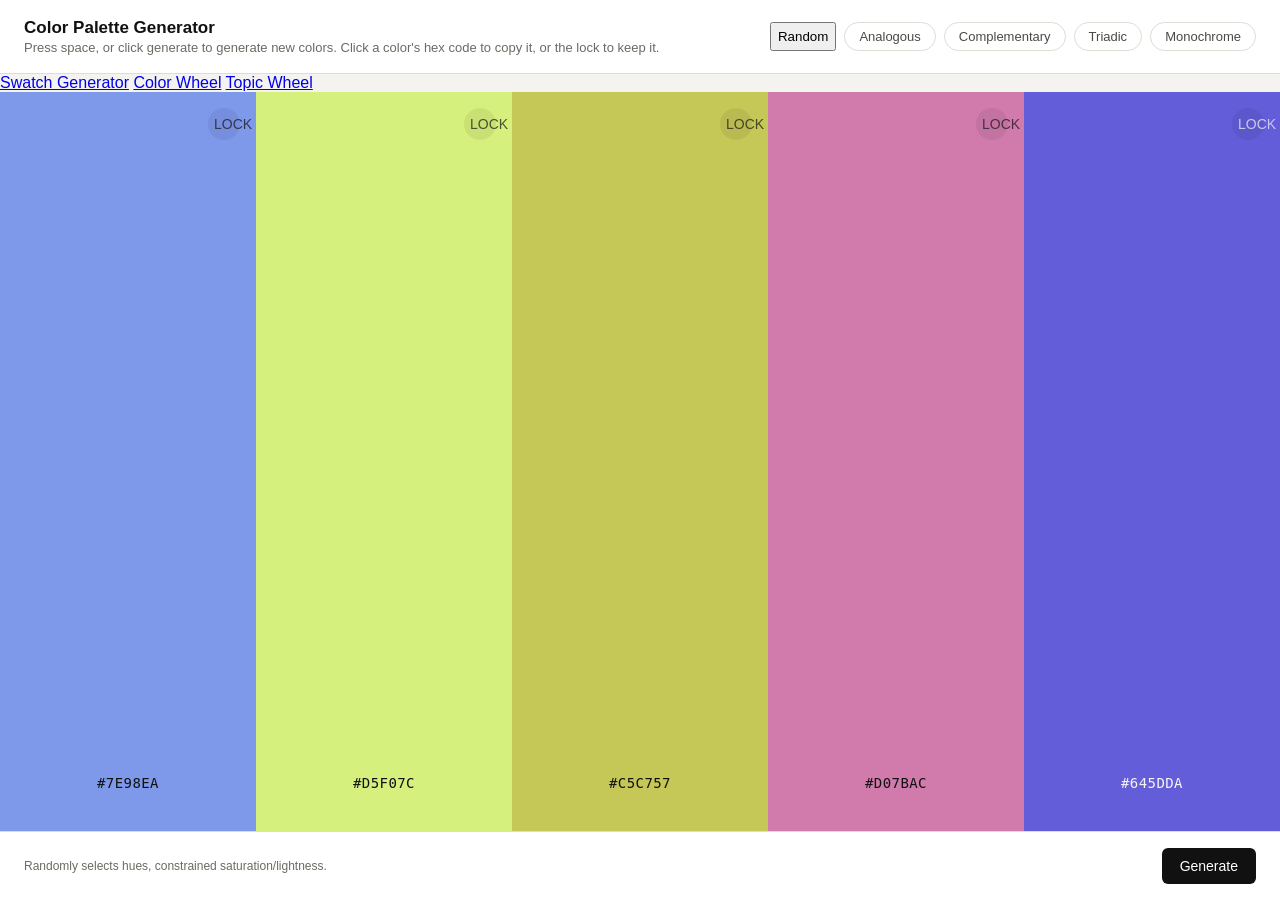
<file: index.html>
<!DOCTYPE html>
<html lang="en">
<head>
<meta charset = "UTF-8">
<meta name = "viewport" content = "width=device-width, intial-scale=1.0">
<title>Color Palette Generator Website</title>
<link rel="stylesheet" href="style.css">
</head>

<body>
<header>
    <div>
        <h1>Color Palette Generator</h1>
        <p>Press space, or click generate to generate new colors. Click a color's hex code to copy it, or the lock to keep it.</p>
    </div>
    <div id="modes"></div>
</header>

<nav class="page-nav">
    <a href="index.html" class = "nav-link active">Swatch Generator</a>
    <a href="wheel.html" class = "nav-link">Color Wheel</a>
    <a href="topic-wheel.html" class="nav-link">Topic Wheel</a>
</nav>

<div id="swatches"></div>

<footer>
    <p id="mode-desc"></p>
    <button id="generate">Generate</button>
</footer>

<script src="script.js"></script>
</body>
</html>
</file>
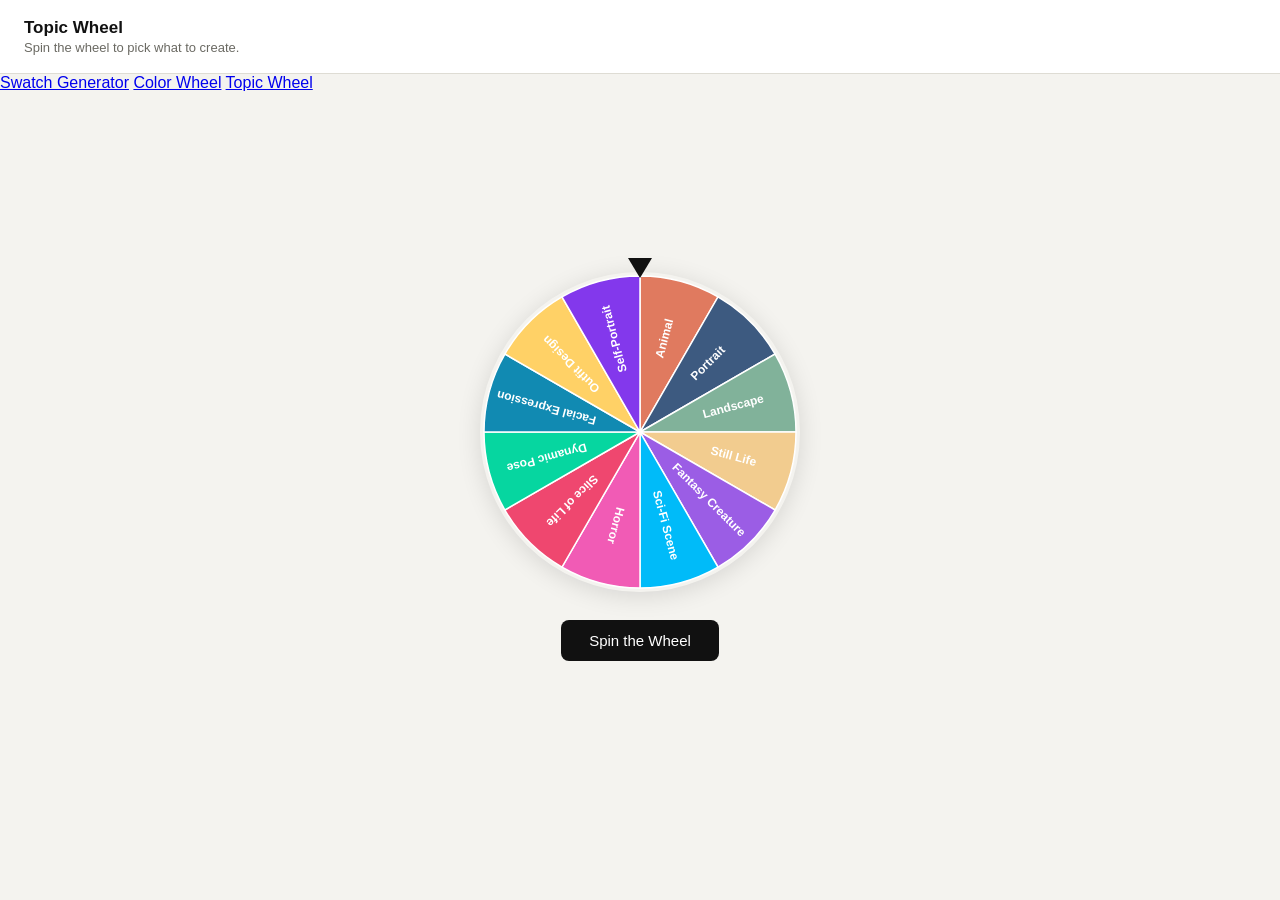
<file: topic-wheel.html>
<!DOCTYPE html>
<html lang="en">
<head>
<meta charset="UTF-8">
<meta name="viewport" content="width=device-width, initial-scale=1.0">
<title>Topic Wheel</title>
<link rel="stylesheet" href="style.css">
</head>
</html>

<header>
    <div>
        <h1>Topic Wheel</h1>
        <p>Spin the wheel to pick what to create.</p>
    </div>
</header>

<nav class="page-nav">
    <a href="index.html" class="nav-link">Swatch Generator</a>
    <a href="wheel.html" class="nav-link">Color Wheel</a>
    <a href="topic-wheel.html" class="nav-link active">Topic Wheel</a>
</nav>

<div id="label-wheel-page">
    <div id="label-wheel-wrap">
        <div id="label-pointer"></div>
        <svg id="label-wheel" viewBox="0 0 320 320"></svg>
    </div>

    <button id="spin-btn">Spin the Wheel</button>

    <div id="label-result"></div>
</div>

<script src="label-wheel.js"></script>
<script>
    const TOPICS = [
        "Animal", "Portrait", "Landscape", "Still Life",
        "Fantasy Creature", "Sci-Fi Scene", "Horror", "Slice of Life",
        "Dynamic Pose", "Facial Expression", "Outfit Design", "Self-Portrait"
    ];
  initLabelWheel(TOPICS);
</script>
</body>
</html>
</file>
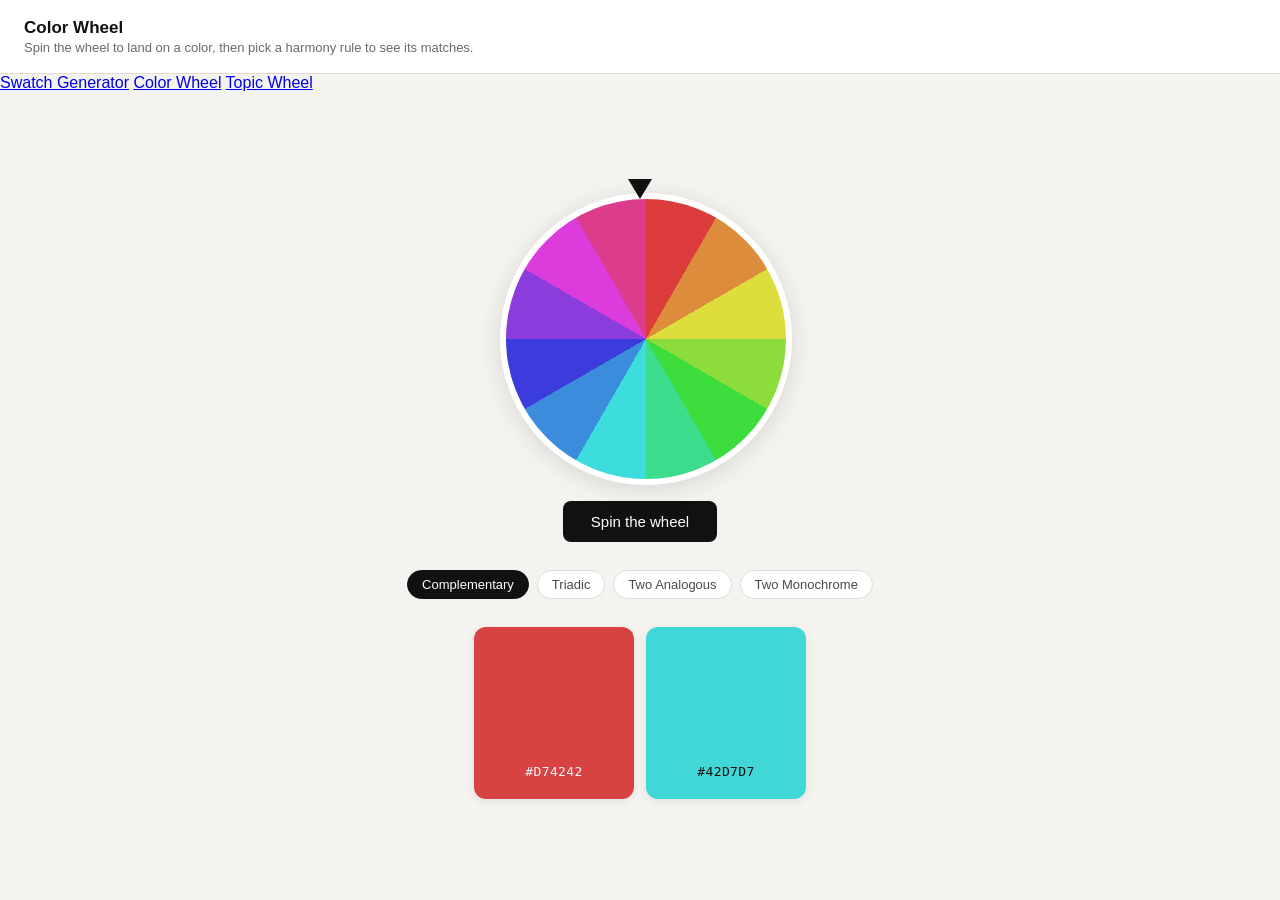
<file: wheel.html>
<!DOCTYPE html>
<html lang="en">
<head>
<meta charset = "UTF-8">
<meta name="viewport" content="wodth=device-width, initial-scale=1.0">
<title>Color Wheel</title>
<link rel="stylesheet" href="style.css">
</head>
</html>

<header>
    <div>
        <h1>Color Wheel</h1>
        <p>Spin the wheel to land on a color, then pick a harmony rule to see its matches.</p>
    </div>
</header>

<nav class="page-nav">
    <a href="index.html" class="nav-link">Swatch Generator</a>
    <a href="wheel.html" class="nav-link active">Color Wheel</a>
    <a href="topic-wheel.html" class="nav-link">Topic Wheel</a>
</nav>

<div id="wheel-page">
    <div id="wheel-wrap">
        <div id="pointer"></div>
        <div id="wheel"></div>
    </div>

    <button id="spin-btn">Spin the wheel</button>

    <div id="harmony-buttons"></div>

    <div id="result-swatches"></div>
</div>

<script src="wheel.js"></script>
</body>
</html>
</file>
<file: style.css>
.box {
    width: 200px;
    padding: 20px;
    border: 5px solid black;
}

body {
    margin: 0;
    font-family: "Segoe UI", Helvetica, Arial, sans-serif;
    background: #f4f3ef;
    color: #111111;
    display: flex;
    flex-direction: column;
    min-height: 100vh;
}

header {
    display: flex;
    flex-wrap: wrap;
    align-items: center;
    justify-content: space-between;
    gap: 16px;
    padding: 18px 24px;
    background: #fff;
    border-bottom: 1px solid #dedcd4;
}

header h1 {
    font-size: 17px;
    font-weight: 600;
    margin: 0;
}

header p {
    font-size: 13px;
    color: #6b6a63;
    margin: 2px 0 0;
}

#modes {
    display: flex;
    flex-wrap: wrap;
    gap: 8px;
}

.mode-btn {
    display: flex;
    flex-wrap: wrap;
    gap: 8px;
    font-size: 13px;
    padding: 6px 14px;
    border-radius: 999px;
    border: 1px solid #dedcd4;
    background: #fff;
    color: #4a4a45;
    cursor: pointer;
    transition: background 0.15s, color 0.15s, border-color 0.15s;
}

.mode-btn:hover {
    border-color: #b5b3a9;
}

.mode-btn.active {
    background: #111111;
    color: #fff;
    border-color: #111111;
}

#swatches {
    flex: 1;
    display: flex;
    flex-wrap: wrap;
}

.swatch {
    flex: 1 1 200px;
    min-height: 130px;
    position: relative;
    display: flex;
    align-items: flex-end;
    justify-content: center;
    padding-bottom: 32px;
}

.lock-btn {
    position: absolute;
    top: 16px;
    right: 16px;
    width: 32px;
    height: 32px;
    border-radius: 50%;
    border: none;
    background: rgba(0, 0, 0, 0.085);
    font-size: 14px;
    cursor: pointer;
    opacity: 0.7;
    transition: opacity 0.15s;
}

.lock-btn:hover {
    opacity: 1;
}

.hex-btn {
    border: none;
    background: none;
    font-family: "SFMono-Regular", Consolas, monospace;
    font-size: 14px;
    letter-spacing: 0.03em;
    padding: 8px 12px;
    border-radius: 6px;
    cursor: pointer;
    transition: transform 0.1s;
}

.hex-btn:hover {
    transform: scale(1.06);
}

footer {
    display: flex;
    align-items: center;
    justify-content: space-between;
    gap: 16px;
    padding: 16px 24px;
    background: #fff;
    border-top: 1px solid #dedcd4;
}

footer p {
    font-size: 12px;
    color: #6b6a63;
    max-width: 480px;
    margin: 0;
}

#generate {
    font-size: 14px;
    font-weight: 500;
    color: #fff;
    background: #111111;
    border: none;
    padding: 10px 18px;
    border-radius: 6px;
    cursor: pointer;
    transition: background 0.15s;
}

#generate:hover {
    background: #333;
}

/* Color Wheel Page */

#wheel-page {
    flex: 1;
    display: flex;
    flex-direction: column;
    align-items: center;
    justify-content: center;
    gap: 28px;
    padding: 40px 20px;
}

#wheel-wrap {
    position: relative;
    width: 280px;
    height: 280px;
}

#wheel {
    width: 100%;
    height: 100%;
    border-radius: 50%;
    border: 6px solid #fff;
    box-shadow: 0 4px 24px rgba(0, 0, 0, 0.12);
    transition: transform 4s cubic-bezier(0.15, 0.9, 0.15, 1);
}

#pointer {
    position: absolute;
    top: -14px;
    left: 50%;
    transform: translateX(-50%);
    width: 0;
    height: 0;
    border-left: 12px solid transparent;
    border-right: 12px solid transparent;
    border-top: 20px solid #111111;
    z-index: 2;
}

#spin-btn {
    font-size: 15px;
    font-weight: 500;
    color: #fff;
    background: #111111;
    border: none;
    padding: 12px 28px;
    border-radius: 8px;
    cursor: pointer;
    transition: background 0.15s, transform 0.1s;
}

#spin-btn:hover { 
    background: #333; 
}

#spin-btn:active {
    transform: scale(0.97);
}

#spin-btn:disabled {
    opacity: 0.5;
     cursor: default;
}

#harmony-buttons {
    display: flex;
    flex-wrap: wrap;
    justify-content: center;
    gap: 8px;
}

#result-swatches {
    display: flex;
    flex-wrap: wrap;
    justify-content: center;
    gap: 12px;
    width: 100%;
    max-width: 640px;
}

.result-swatch {
    flex: 1 1 120px;
    max-width: 160px;
    aspect-ratio: 1;
    border-radius: 12px;
    display: flex;
    align-items: flex-end;
    justify-content: center;
    padding-bottom: 12px;
    box-shadow: 0 2px 10px rgba(0, 0, 0, 0.08);
}

.result-swatch .hex-btn {
    font-size: 13px;
}

/* Topic Wheel */

#label-wheel-page {
    flex: 1;
    display: flex;
    flex-direction: column;
    align-items: center;
    justify-content: center;
    gap: 28px;
    padding: 40px 20px;
}

#label-wheel-wrap {
    position: relative;
    width: 320px;
    height: 320px;
}

#label-wheel {
    width: 100%;
    height: 100%;
    border-radius: 50%;
    box-shadow: 0 4px 24px rgba(0,0,0, 0.12);
    transition: transform 4s cubic-bezier(0.15, 0.9, 0.15, 1);
}

#label-wheel text {
    font-family: "Segoe UI", Helvetica, Arial, sans-serif;
    font-size: 12px;
    font-weight: 600;
    fill: #fff;
}

#label-pointer {
    position: absolute;
    top: -14px;
    left: 50%;
    transform: translateX(-50%);
    width: 0;
    height: 0;
    border-left: 12px solid transparent;
    border-right: 12px solid transparent;
    border-top: 20px solid #111111;
    z-index: 2;
}

#label-result {
    font-size: 22px;
    font-weight: 700;
    color: #111111;
    min-height: 32px;
    text-align: center;
}
</file>
